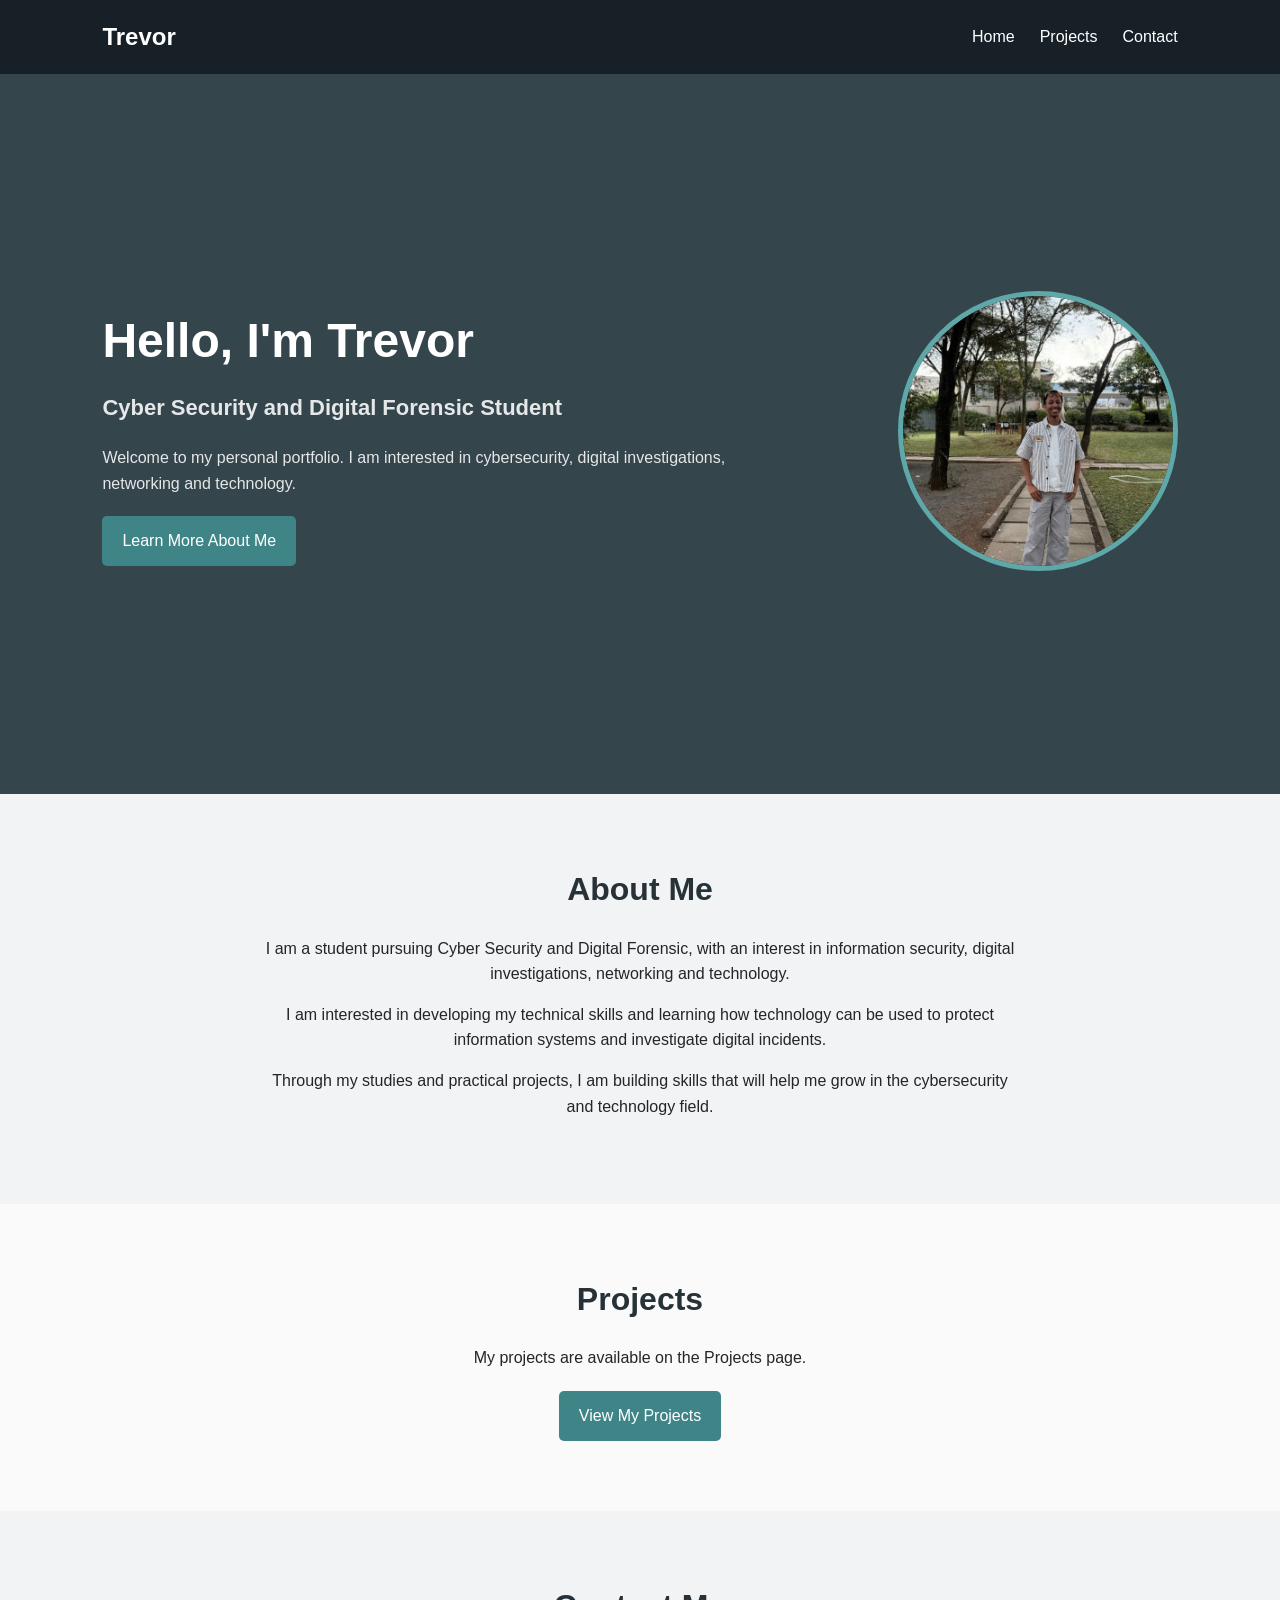
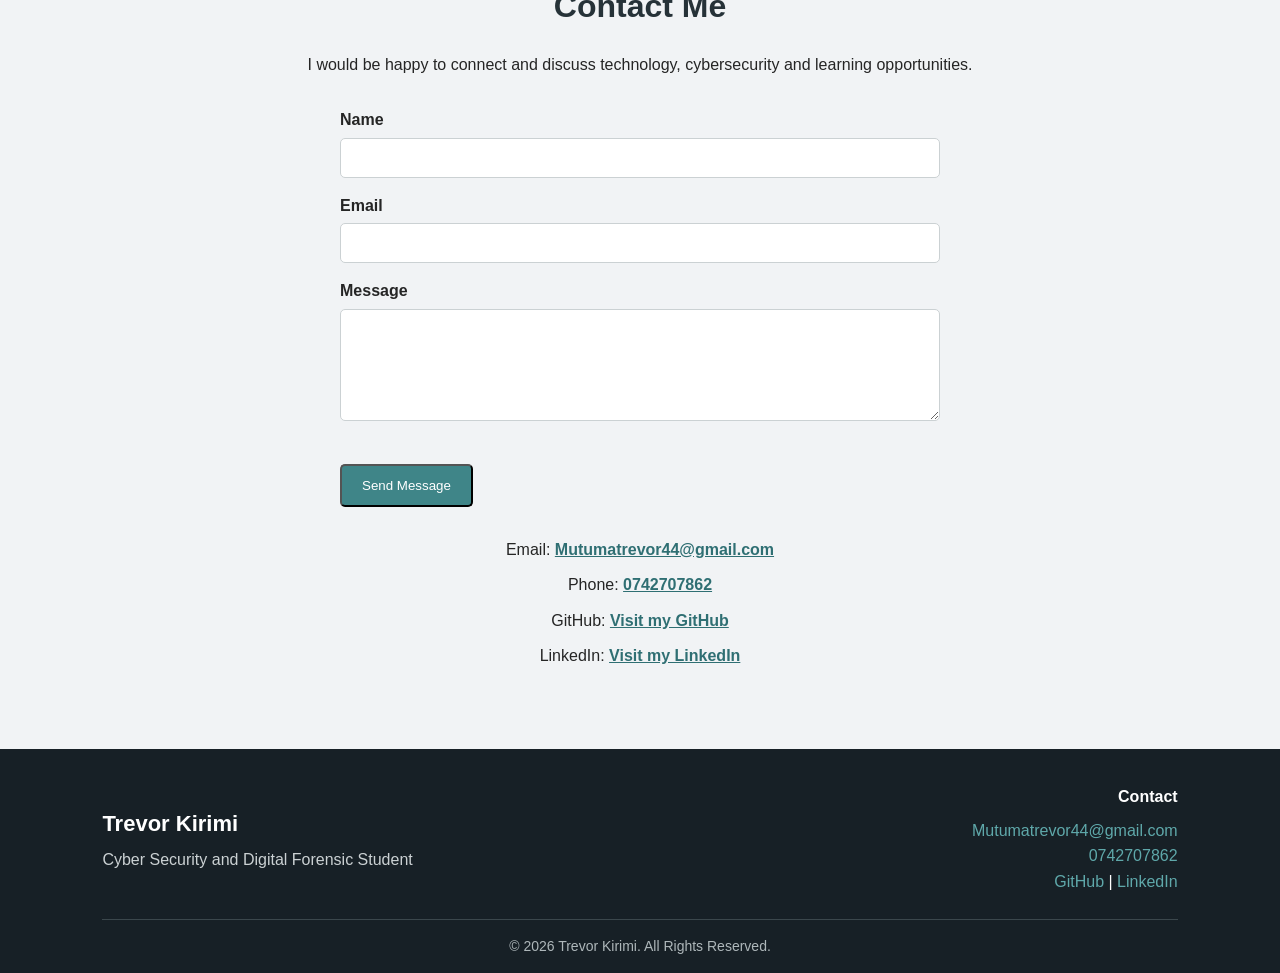
<file: index.html>
<!DOCTYPE html>
<html lang="en">

<head>
    <meta charset="UTF-8">
    <meta name="viewport" content="width=device-width, initial-scale=1.0">
    <title>Trevor Kirimi - Portfolio</title>
    <link rel="stylesheet" href="style.css">
</head>

<body>

    <!-- Navigation -->
    <header>
        <nav>
            <div class="logo">Trevor</div>

            <ul>
                <li><a href="index.html">Home</a></li>
                <li><a href="projects.html">Projects</a></li>
                <li><a href="#contact">Contact</a></li>
            </ul>
        </nav>
    </header>

    <main>

        <!-- Hero Section -->
        <section class="hero">

            <div class="hero-content">

                <h1>Hello, I'm Trevor</h1>

                <p class="tagline">
                    Cyber Security and Digital Forensic Student
                </p>

                <p>
                    Welcome to my personal portfolio. I am interested in
                    cybersecurity, digital investigations, networking and
                    technology.
                </p>

                <a href="#about" class="button">
                    Learn More About Me
                </a>

            </div>

            <div class="hero-image">
                <img src="assets/headshot.jpg" alt="Professional photo of Trevor">
            </div>

        </section>

        <!-- About Me Section -->
        <section class="about" id="about">

            <h2>About Me</h2>

            <p>
                I am a student pursuing Cyber Security and Digital Forensic,
                with an interest in information security, digital investigations,
                networking and technology.
            </p>

            <p>
                I am interested in developing my technical skills and learning
                how technology can be used to protect information systems and
                investigate digital incidents.
            </p>

            <p>
                Through my studies and practical projects, I am building skills
                that will help me grow in the cybersecurity and technology field.
            </p>

        </section>

        <!-- Projects Section -->
        <section class="projects" id="projects">

            <h2>Projects</h2>

            <p>
                My projects are available on the Projects page.
            </p>

            <a href="projects.html" class="button">
                View My Projects
            </a>

        </section>

        <!-- Contact Section -->
        <section class="contact" id="contact">

            <h2>Contact Me</h2>

            <p>
                I would be happy to connect and discuss technology,
                cybersecurity and learning opportunities.
            </p>

            <form id="contactForm">

                <div>
                    <label for="name">Name</label>
                    <input type="text" id="name" name="name" required>
                </div>

                <div>
                    <label for="email">Email</label>
                    <input type="email" id="email" name="email" required>
                </div>

                <div>
                    <label for="message">Message</label>
                    <textarea id="message" name="message" rows="5" required></textarea>
                </div>

                <button type="submit" class="button">
                    Send Message
                </button>

                <p id="formMessage"></p>

            </form>

            <p>
                Email:
                <a href="mailto:Mutumatrevor44@gmail.com">
                    Mutumatrevor44@gmail.com
                </a>
            </p>

            <p>
                Phone:
                <a href="tel:0742707862">
                    0742707862
                </a>
            </p>

            <p>
                GitHub:
                <a href="https://github.com/kirimitrevor" target="_blank">
                    Visit my GitHub
                </a>
            </p>

            <p>
                LinkedIn:
                <a href="https://www.linkedin.com/in/trevor-kirimi-78b19043a" target="_blank">
                    Visit my LinkedIn
                </a>
            </p>

        </section>

    </main>

    <!-- Footer -->
    <footer>

        <div class="footer-content">

            <div class="footer-about">
                <h3>Trevor Kirimi</h3>
                <p>
                    Cyber Security and Digital Forensic Student
                </p>
            </div>

            <div class="footer-contact">

                <h4>Contact</h4>

                <p>
                    <a href="mailto:Mutumatrevor44@gmail.com">
                        Mutumatrevor44@gmail.com
                    </a>
                </p>

                <p>
                    <a href="tel:0742707862">
                        0742707862
                    </a>
                </p>

                <p>
                    <a href="https://github.com/kirimitrevor" target="_blank">
                        GitHub
                    </a>
                    |
                    <a href="https://www.linkedin.com/in/trevor-kirimi-78b19043a" target="_blank">
                        LinkedIn
                    </a>
                </p>

            </div>

        </div>

        <div class="footer-bottom">
            <p>
                &copy; 2026 Trevor Kirimi. All Rights Reserved.
            </p>
        </div>

    </footer>

    <script src="script.js"></script>

</body>

</html>
</file>
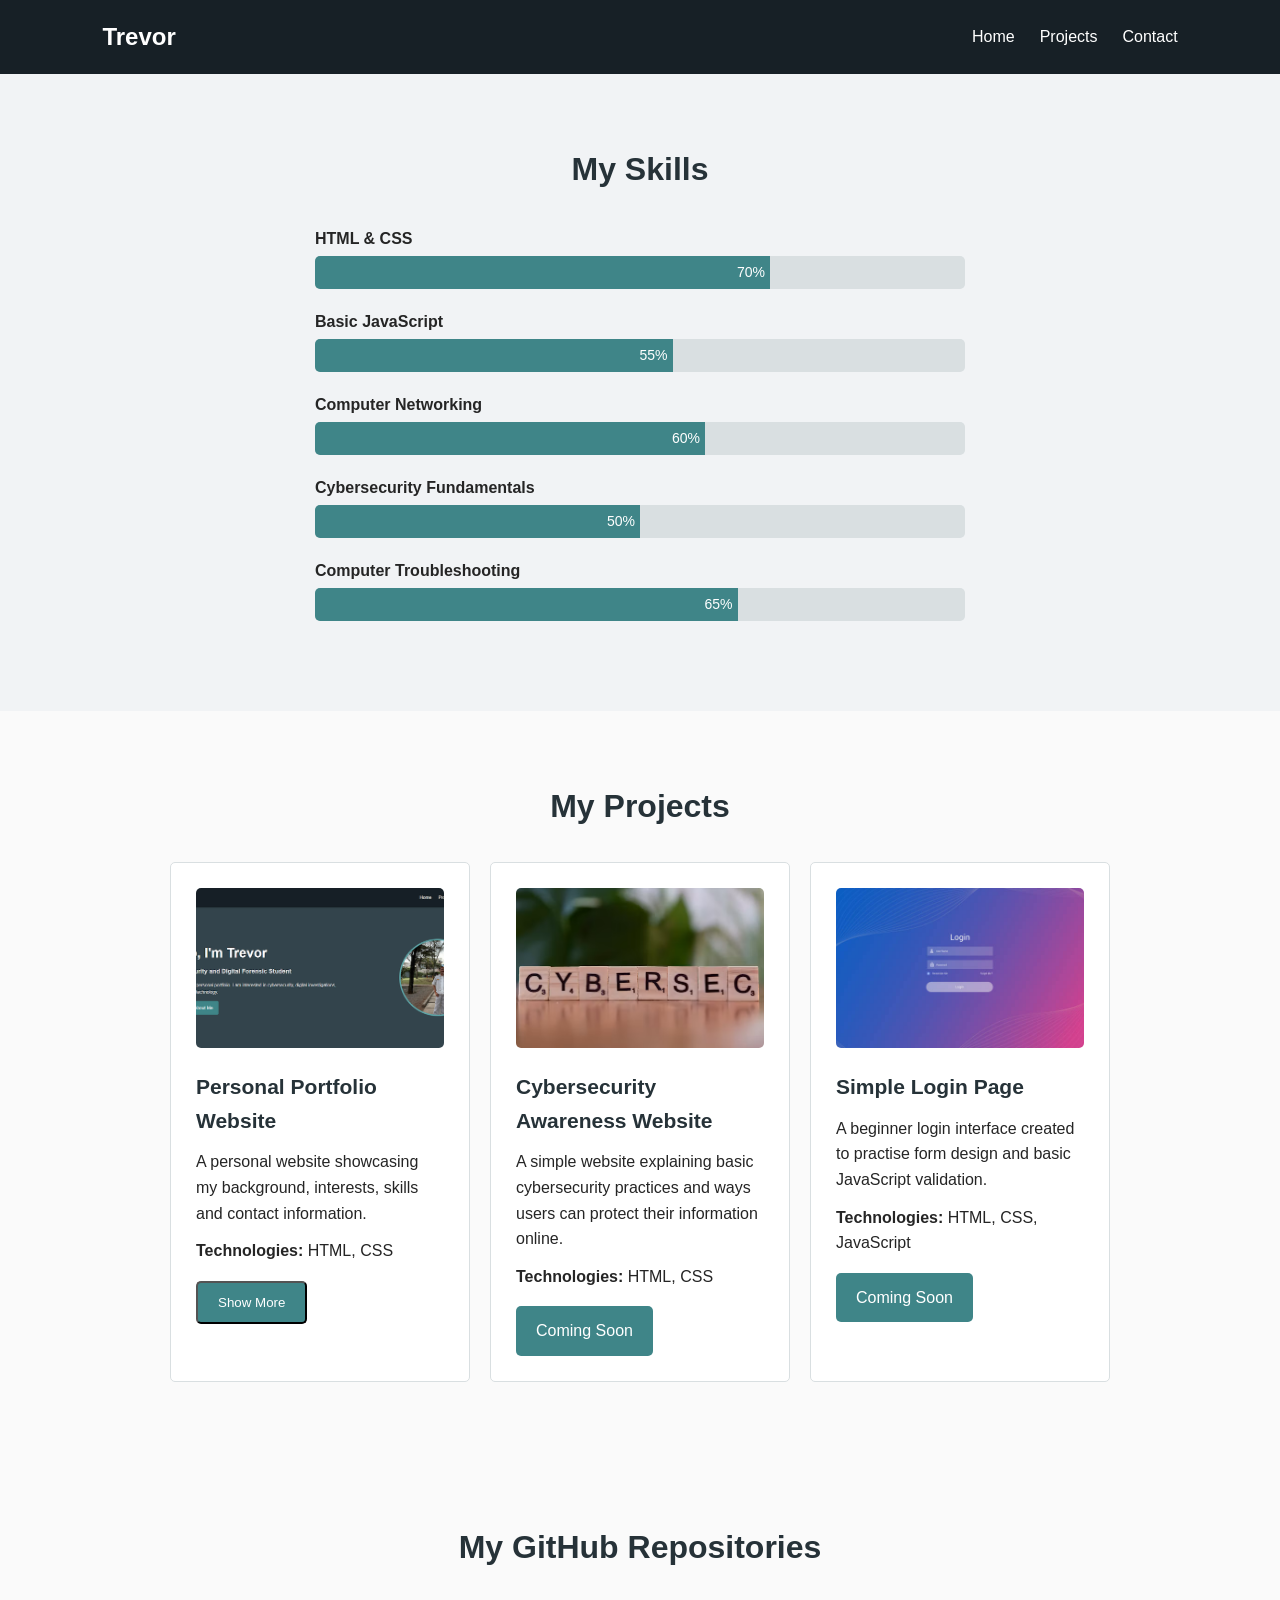
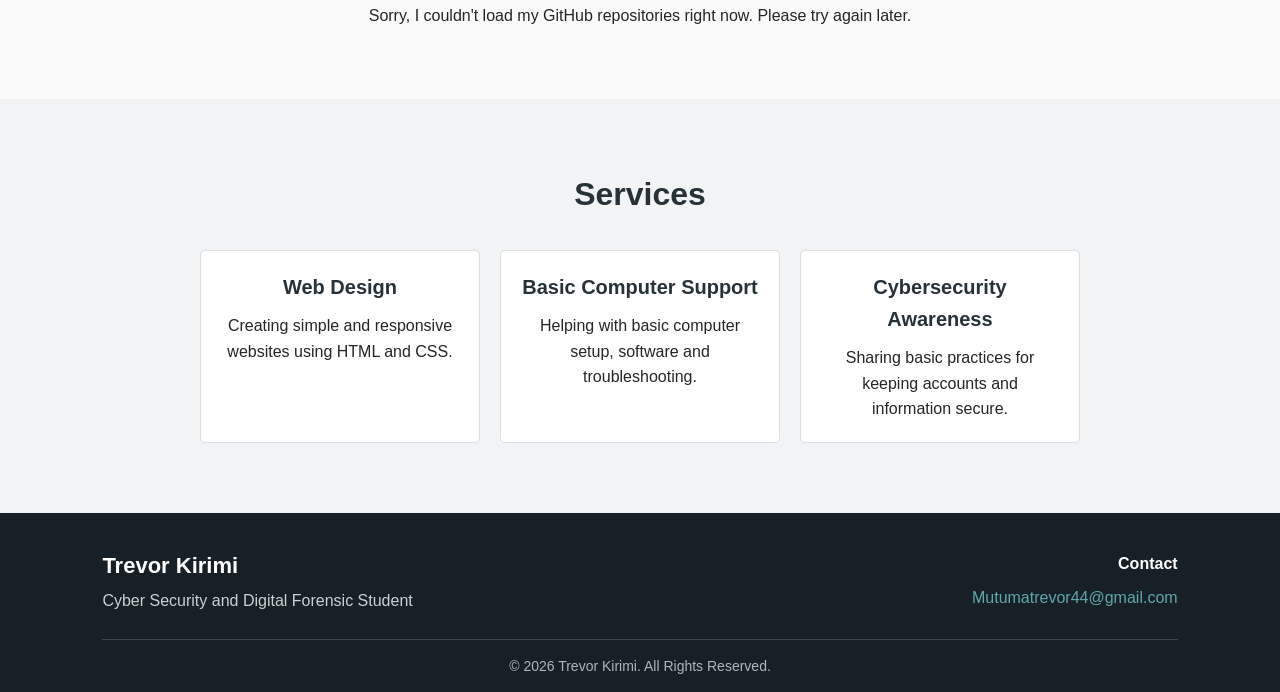
<file: projects.html>
<!DOCTYPE html>

<html lang="en">

<head>
    <meta charset="UTF-8">
    <meta name="viewport" content="width=device-width, initial-scale=1.0">
    <title>Trevor Kirimi - Projects</title>
    <link rel="stylesheet" href="style.css">
</head>

<body>

    <!-- Navigation -->
    <header>
        <nav>
            <div class="logo">Trevor</div>

            <ul>
                <li><a href="index.html">Home</a></li>
                <li><a href="projects.html">Projects</a></li>
                <li><a href="index.html#contact">Contact</a></li>
            </ul>
        </nav>
    </header>

    <main>

        <!-- Skills Section -->
        <section class="skills">

            <h1>My Skills</h1>

            <div class="skill">
                <p>HTML & CSS</p>
                <div class="skill-bar">
                    <div class="skill-level html">70%</div>
                </div>
            </div>

            <div class="skill">
                <p>Basic JavaScript</p>
                <div class="skill-bar">
                    <div class="skill-level javascript">55%</div>
                </div>
            </div>

            <div class="skill">
                <p>Computer Networking</p>
                <div class="skill-bar">
                    <div class="skill-level networking">60%</div>
                </div>
            </div>

            <div class="skill">
                <p>Cybersecurity Fundamentals</p>
                <div class="skill-bar">
                    <div class="skill-level cybersecurity">50%</div>
                </div>
            </div>

            <div class="skill">
                <p>Computer Troubleshooting</p>
                <div class="skill-bar">
                    <div class="skill-level troubleshooting">65%</div>
                </div>
            </div>

        </section>

        <!-- Projects Section -->
        <section class="projects">

            <h1>My Projects</h1>

            <div class="project-container">

                <div class="project-card">

                    <img loading="lazy" src="assets/Personal Portfolio.png"
                        alt="Screenshot of Trevor's Personal Portfolio Website">

                    <h2>Personal Portfolio Website</h2>

                    <p>
                        A personal website showcasing my background,
                        interests, skills and contact information.
                    </p>

                    <p id="moreText" style="display: none;">
                        This project helped me practise webpage structure,
                        styling and responsive design.
                    </p>

                    <p><strong>Technologies:</strong> HTML, CSS</p>

                    <button onclick="showMore()" class="button" id="moreButton">
                        Show More
                    </button>

                </div>

                <div class="project-card">

                    <img loading="lazy" src="assets/cybersecurity.jpg"
                        alt="Cybersecurity awareness illustration">

                    <h2>Cybersecurity Awareness Website</h2>

                    <p>
                        A simple website explaining basic cybersecurity
                        practices and ways users can protect their information online.
                    </p>

                    <p><strong>Technologies:</strong> HTML, CSS</p>

                    <a href="#" class="button">Coming Soon</a>

                </div>

                <div class="project-card">

                    <img loading="lazy" src="assets/login.jpg"
                        alt="Login and password security illustration">

                    <h2>Simple Login Page</h2>

                    <p>
                        A beginner login interface created to practise
                        form design and basic JavaScript validation.
                    </p>

                    <p><strong>Technologies:</strong> HTML, CSS, JavaScript</p>

                    <a href="#" class="button">Coming Soon</a>

                </div>

            </div>

        </section>

        <!-- Live GitHub Repositories -->
        <section class="projects">

            <h1>My GitHub Repositories</h1>

            <p id="repo-status" aria-live="polite"></p>

            <div class="project-container" id="repo-list"></div>

        </section>

        <!-- Services Section -->
        <section class="services">

            <h1>Services</h1>

            <div class="services-container">

                <div class="service">
                    <h2>Web Design</h2>
                    <p>
                        Creating simple and responsive websites using HTML and CSS.
                    </p>
                </div>

                <div class="service">
                    <h2>Basic Computer Support</h2>
                    <p>
                        Helping with basic computer setup, software and troubleshooting.
                    </p>
                </div>

                <div class="service">
                    <h2>Cybersecurity Awareness</h2>
                    <p>
                        Sharing basic practices for keeping accounts and information secure.
                    </p>
                </div>

            </div>

        </section>

    </main>

    <!-- Footer -->
    <footer>

        <div class="footer-content">

            <div class="footer-about">
                <h3>Trevor Kirimi</h3>
                <p>
                    Cyber Security and Digital Forensic Student
                </p>
            </div>

            <div class="footer-contact">
                <h4>Contact</h4>

                <p>
                    <a href="mailto:Mutumatrevor44@gmail.com">
                        Mutumatrevor44@gmail.com
                    </a>
                </p>
            </div>

        </div>

        <div class="footer-bottom">
            <p>
                &copy; 2026 Trevor Kirimi. All Rights Reserved.
            </p>
        </div>

    </footer>

    <script src="script.js"></script>
    <script src="github.js"></script>

</body>

</html>
</file>
<file: style.css>
* {
    box-sizing: border-box;
    margin: 0;
    padding: 0;
}

body {
    font-family: Arial, sans-serif;
    color: #252525;
    background-color: #fafafa;
    line-height: 1.6;
}

html {
    scroll-behavior: smooth;
}

/* Navigation */
header {
    background-color: #172026;
    padding: 18px 8%;
}

nav {
    display: flex;
    justify-content: space-between;
    align-items: center;
}

.logo {
    color: white;
    font-size: 24px;
    font-weight: bold;
}

nav ul {
    display: flex;
    list-style: none;
    gap: 25px;
}

nav a {
    color: white;
    text-decoration: none;
}

nav a:hover {
    color: #5fa8aa;
}

/* Main sections */
section {
    padding: 70px 8%;
}

/* Hero section */
.hero {
    min-height: 80vh;
    display: flex;
    justify-content: space-between;
    align-items: center;
    gap: 50px;
    background-color: #34454c;
}

.hero-content {
    max-width: 650px;
}

.hero h1 {
    font-size: 48px;
    color: white;
    margin-bottom: 10px;
}

.tagline {
    font-size: 22px;
    color: #5fa8aa;
    font-weight: bold;
    margin-bottom: 20px;
}

.hero p {
    color: #e5e7e9;
}

.hero-image img {
    width: 280px;
    height: 280px;
    object-fit: cover;
    border-radius: 50%;
    border: 5px solid #5fa8aa;
}

/* Button */
.button {
    display: inline-block;
    margin-top: 20px;
    padding: 12px 20px;
    background-color: #3f8588;
    color: white;
    text-decoration: none;
    border-radius: 5px;
}

.button:hover {
    background-color: #24565a;
}

/* About section */
.about {
    background-color: #f1f3f5;
    text-align: center;
}

.about h2,
.projects h2,
.contact h2 {
    color: #263238;
    font-size: 32px;
    margin-bottom: 20px;
}

.about p {
    max-width: 750px;
    margin: 0 auto 15px;
}

/* Projects section */
.projects {
    background-color: #fafafa;
    text-align: center;
}

.projects h1 {
    color: #263238;
    font-size: 32px;
    margin-bottom: 30px;
}

.project-container {
    display: flex;
    justify-content: center;
    gap: 20px;
    flex-wrap: wrap;
}

.project-card {
    background-color: white;
    border: 1px solid #d9dfe1;
    border-radius: 5px;
    padding: 25px;
    width: 300px;
    text-align: left;
}
/* Project thumbnails */
.project-card img {
width: 100%;
height: 160px;
object-fit: cover;
border-radius: 5px;
margin-bottom: 15px;
}


.project-card h2 {
    color: #263238;
    font-size: 21px;
    margin-bottom: 12px;
}

.project-card p {
    margin-bottom: 12px;
}

.project-card .button {
    margin-top: 5px;
}

/* Contact section */
.contact {
    background-color: #f1f3f5;
    text-align: center;
}

.contact p {
    margin-bottom: 10px;
}

.contact a {
    color: #2f6f73;
    font-weight: bold;
}

/* Footer */
footer {
    background-color: #172026;
    color: white;
    padding: 35px 8% 15px;
}

.footer-content {
    display: flex;
    justify-content: space-between;
    align-items: center;
    gap: 30px;
}

.footer-about h3 {
    font-size: 22px;
    margin-bottom: 5px;
}

.footer-about p {
    color: #cbd1d3;
}

.footer-contact {
    text-align: right;
}

.footer-contact h4 {
    margin-bottom: 8px;
}

.footer-contact a {
    color: #5fa8aa;
    text-decoration: none;
}

.footer-contact a:hover {
    text-decoration: underline;
}

.footer-bottom {
    border-top: 1px solid #3b474c;
    margin-top: 25px;
    padding-top: 15px;
    text-align: center;
    color: #aeb7ba;
    font-size: 14px;
}

/* Responsive design */
@media (max-width: 768px) {

    nav {
        flex-direction: column;
        gap: 15px;
    }

    nav ul {
        gap: 15px;
    }

    .hero {
        flex-direction: column-reverse;
        text-align: center;
        padding-top: 50px;
    }

    .hero h1 {
        font-size: 38px;
    }

    .hero-image img {
        width: 220px;
        height: 220px;
    }

    /* Footer on smaller screens */
    .footer-content {
        flex-direction: column;
        text-align: center;
    }

    .footer-contact {
        text-align: center;
    }
}

/* Small screens - supports the required 320px width */
@media (max-width: 480px) {

    section {
        padding: 50px 20px;
    }

    nav ul {
        gap: 10px;
        font-size: 14px;
    }

    .hero h1 {
        font-size: 32px;
    }

    .tagline {
        font-size: 18px;
    }

    .hero-image img {
        width: 180px;
        height: 180px;
    }

    /* Footer on very small screens */
    footer {
        padding: 30px 20px 15px;
    }

    .footer-about h3 {
        font-size: 20px;
    }

    .footer-about p {
        font-size: 14px;
    }

    .footer-contact {
        font-size: 14px;
    }
}
/* Skills Section */
.skills {
    background-color: #f1f3f5;
    text-align: center;
}

.skills h1 {
    color: #263238;
    font-size: 32px;
    margin-bottom: 30px;
}

.skill {
    max-width: 650px;
    margin: 0 auto 20px;
    text-align: left;
}

.skill p {
    margin-bottom: 5px;
    font-weight: bold;
}

.skill-bar {
    background-color: #d9dfe1;
    border-radius: 5px;
    overflow: hidden;
}

.skill-level {
    background-color: #3f8588;
    color: white;
    padding: 5px;
    text-align: right;
    font-size: 14px;
}
.skill-level.html {
    width: 70%;
}

.skill-level.javascript {
    width: 55%;
}

.skill-level.networking {
    width: 60%;
}

.skill-level.cybersecurity {
    width: 50%;
}

.skill-level.troubleshooting {
    width: 65%;
}
/* Services Section */
.services {
    background-color: #f1f3f5;
    text-align: center;
}

.services h1 {
    color: #263238;
    font-size: 32px;
    margin-bottom: 30px;
}

.services-container {
    display: flex;
    justify-content: center;
    gap: 20px;
    flex-wrap: wrap;
}

.service {
    background-color: white;
    border: 1px solid #d9dfe1;
    border-radius: 5px;
    padding: 20px;
    width: 280px;
}

.service h2 {
    color: #263238;
    font-size: 20px;
    margin-bottom: 10px;
}
/* Contact Form */
#contactForm {
    max-width: 600px;
    margin: 30px auto;
    text-align: left;
}

#contactForm div {
    margin-bottom: 15px;
}

#contactForm label {
    display: block;
    margin-bottom: 5px;
    font-weight: bold;
}

#contactForm input,
#contactForm textarea {
    width: 100%;
    padding: 10px;
    border: 1px solid #cbd1d3;
    border-radius: 5px;
    font-family: Arial, sans-serif;
    font-size: 16px;
}

#contactForm textarea {
    resize: vertical;
}

#contactForm input:focus,
#contactForm textarea:focus {
    outline: none;
    border-color: #3f8588;
}

#formMessage {
    margin-top: 15px;
    font-weight: bold;
}
</file>
